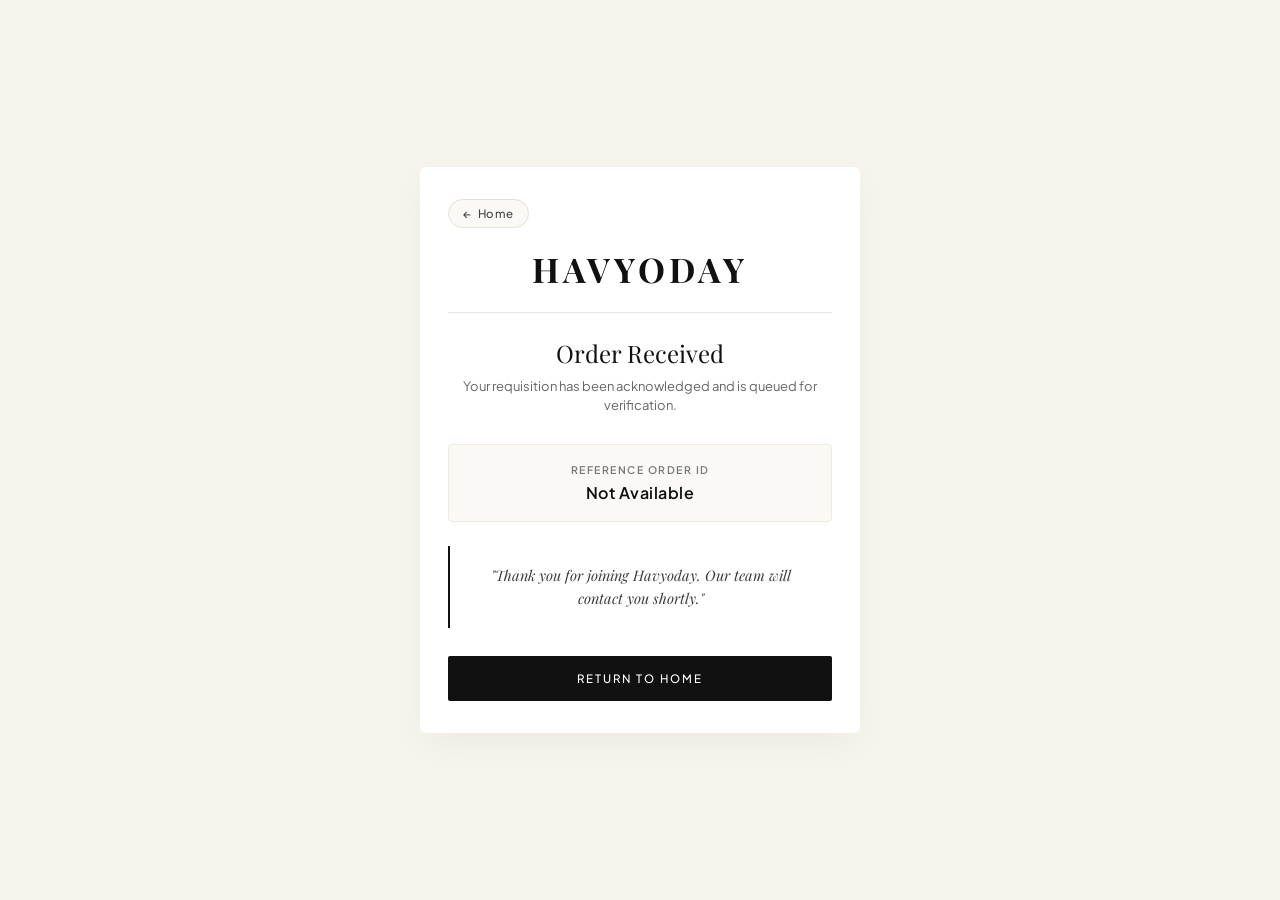
<file: order-success.html>
<!DOCTYPE html>
<html lang="en">
<head>
<meta charset="UTF-8">
<meta name="viewport" content="width=device-width, initial-scale=1.0">
<title>Order Confirmed | HAVYODAY</title>
<link href="https://fonts.googleapis.com/css2?family=Playfair+Display:ital,wght@0,400;0,600;0,700;1,400&family=Plus+Jakarta+Sans:wght@300;400;500;600&display=swap" rel="stylesheet">
<style>
  body {
    background-color: #f7f4ed;
    font-family: 'Plus Jakarta Sans', sans-serif;
    display: flex;
    justify-content: center;
    align-items: center;
    min-height: 100vh;
    margin: 0;
    color: #1a1a1a;
  }

  .card {
    background: #ffffff;
    width: 100%;
    max-width: 440px;
    padding: 32px 28px;
    box-shadow: 0 12px 35px rgba(0,0,0,0.04);
    border-radius: 6px;
    box-sizing: border-box;
  }

  .top-nav {
    display: flex;
    justify-content: flex-start;
    align-items: center;
  }

  .top-home-btn {
    display: inline-flex;
    align-items: center;
    gap: 6px;
    text-decoration: none;
    color: #444;
    font-size: 11.5px;
    font-weight: 500;
    letter-spacing: 0.5px;
    padding: 6px 14px;
    border: 1px solid #e5e0d8;
    border-radius: 30px;
    background: #fbf9f5;
    transition: all 0.2s;
  }

  .top-home-btn:hover {
    background: #f0ebe1;
    color: #111;
  }

  .large-logo {
    font-family: 'Playfair Display', serif;
    font-size: 34px;
    font-weight: 700;
    letter-spacing: 4px;
    text-align: center;
    color: #111;
    margin: 18px 0 24px 0;
    text-transform: uppercase;
    border-bottom: 1px solid #eae5de;
    padding-bottom: 20px;
  }

  h1 {
    font-family: 'Playfair Display', serif;
    font-size: 24px;
    font-weight: 400;
    text-align: center;
    margin: 0 0 8px 0;
    color: #111;
  }

  .subtitle {
    text-align: center;
    font-size: 13px;
    color: #666;
    line-height: 1.5;
    margin-bottom: 28px;
  }

  .order-id-section {
    background: #fbf9f5;
    border: 1px solid #f0ebe1;
    padding: 18px 20px;
    border-radius: 4px;
    margin-bottom: 24px;
    text-align: center;
  }

  .order-id-label {
    font-size: 10.5px;
    text-transform: uppercase;
    letter-spacing: 1.5px;
    color: #777;
    margin-bottom: 6px;
    font-weight: 600;
  }

  .order-id-value {
    font-family: 'Plus Jakarta Sans', sans-serif;
    font-size: 16px;
    font-weight: 600;
    color: #111;
    letter-spacing: 0.5px;
    word-break: break-all;
  }

  .stylish-note {
    font-family: 'Playfair Display', serif;
    font-style: italic;
    text-align: center;
    font-size: 14.5px;
    color: #3b3b3b;
    line-height: 1.6;
    background: #fff;
    padding: 18px;
    border-left: 2px solid #111;
    margin-bottom: 28px;
  }

  .btn-home {
    display: block;
    width: 100%;
    background-color: #111;
    color: #fff;
    text-align: center;
    padding: 15px;
    text-decoration: none;
    font-size: 11.5px;
    letter-spacing: 2px;
    text-transform: uppercase;
    font-weight: 500;
    border-radius: 2px;
    transition: background 0.3s;
    box-sizing: border-box;
  }

  .btn-home:hover {
    background-color: #333;
  }
</style>
</head>

<body>

  <div class="card">

    <div class="top-nav">
      <a href="#" onclick="goHome(event)" class="top-home-btn">
        <span>←</span> Home
      </a>
    </div>

    <div class="large-logo">Havyoday</div>

    <h1>Order Received</h1>

    <div class="subtitle">
      Your requisition has been acknowledged and is queued for verification.
    </div>

    <div class="order-id-section">
      <div class="order-id-label">Reference Order ID</div>
      <div class="order-id-value" id="uniqueSupabaseId">Pending ID...</div>
    </div>

    <div class="stylish-note">
      "Thank you for joining Havyoday. Our team will contact you shortly."
    </div>

    <a href="#" onclick="goHome(event)" class="btn-home">
      Return to Home
    </a>

  </div>

  <script>
    function loadUniqueOrderId() {
      const urlParams = new URLSearchParams(window.location.search);

      // Sirf real ID / query param / global var uthayega
      const realId =
        urlParams.get('order_id') ||
        urlParams.get('id') ||
        window.SUPABASE_ORDER_ID;

      const el = document.getElementById('uniqueSupabaseId');

      if (realId) {
        el.innerText = realId;
      } else {
        el.innerText = 'Not Available';
      }
    }

    loadUniqueOrderId();

    function goHome(e) {
      e.preventDefault();

      // GitHub Pages ke same project ke index.html par jayega
      window.location.href = './index.html';
    }
  </script>

</body>
</html>
</file>
